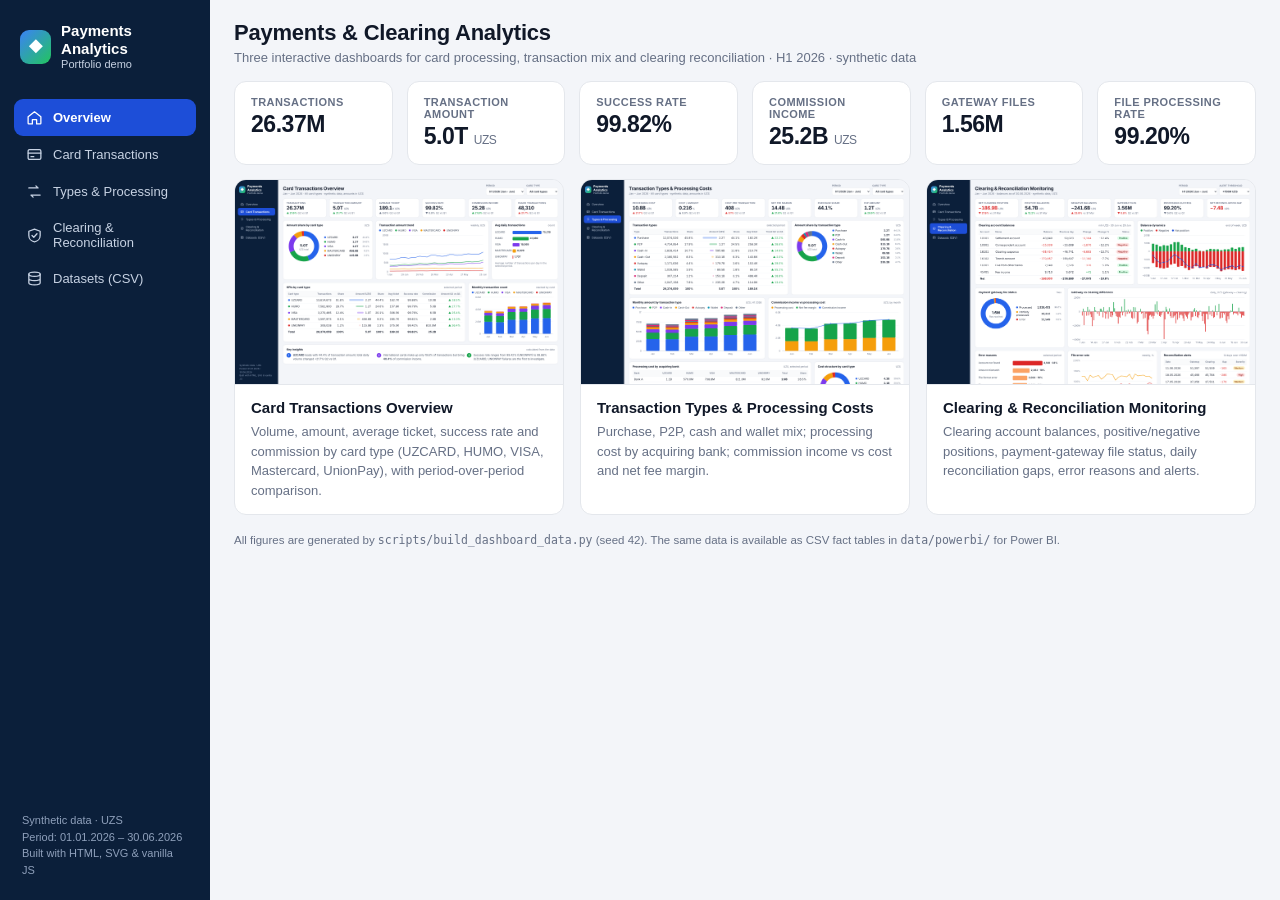
<file: index.html>
<!DOCTYPE html>
<html lang="en">
<head>
<meta charset="utf-8">
<title>Bank Clearing Dashboard</title>
<meta http-equiv="refresh" content="0; url=dashboards/index.html">
</head>
<body><a href="dashboards/index.html">Open the dashboards</a></body>
</html>
</file>
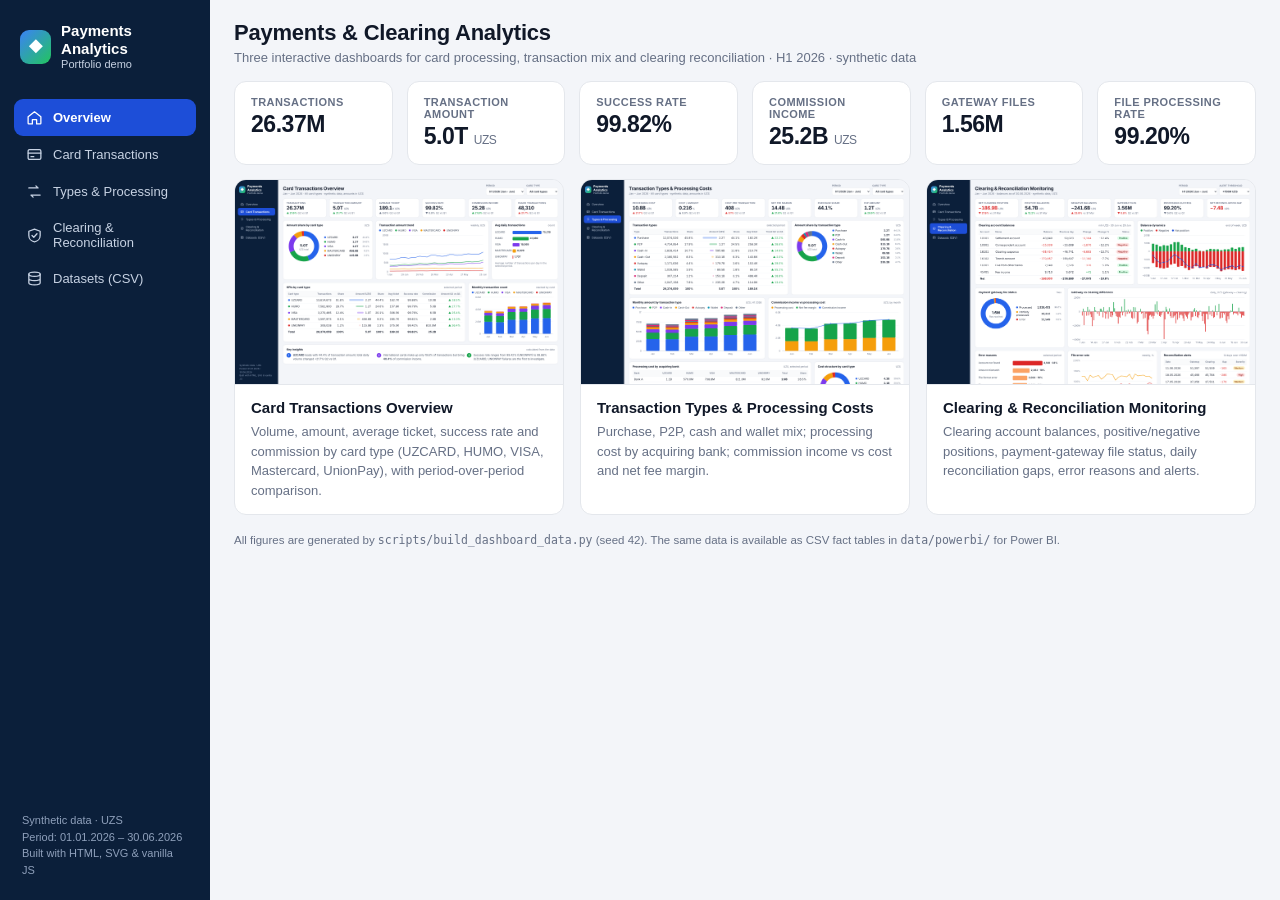
<file: dashboards/index.html>
<!DOCTYPE html>
<html lang="en">
<head>
<meta charset="utf-8">
<meta name="viewport" content="width=device-width, initial-scale=1">
<title>Payments Analytics · Portfolio</title>
<link rel="stylesheet" href="assets/style.css">
</head>
<body>
<div class="app">
<main>
  <div class="top">
    <div>
      <h1>Payments &amp; Clearing Analytics</h1>
      <div class="sub">Three interactive dashboards for card processing, transaction mix and clearing reconciliation · H1 2026 · synthetic data</div>
    </div>
  </div>

  <section class="grid kpis" id="kpis"></section>

  <section class="cards3">
    <a class="card-link" href="cards.html">
      <img src="../images/dashboard-cards.png" alt="Card transactions dashboard">
      <div><h3>Card Transactions Overview</h3>
      <p>Volume, amount, average ticket, success rate and commission by card type (UZCARD, HUMO, VISA, Mastercard, UnionPay), with period-over-period comparison.</p></div>
    </a>
    <a class="card-link" href="processing.html">
      <img src="../images/dashboard-processing.png" alt="Transaction types and processing dashboard">
      <div><h3>Transaction Types &amp; Processing Costs</h3>
      <p>Purchase, P2P, cash and wallet mix; processing cost by acquiring bank; commission income vs cost and net fee margin.</p></div>
    </a>
    <a class="card-link" href="reconciliation.html">
      <img src="../images/dashboard-reconciliation.png" alt="Clearing and reconciliation dashboard">
      <div><h3>Clearing &amp; Reconciliation Monitoring</h3>
      <p>Clearing account balances, positive/negative positions, payment-gateway file status, daily reconciliation gaps, error reasons and alerts.</p></div>
    </a>
  </section>

  <p class="note" style="margin-top:18px">All figures are generated by <code>scripts/build_dashboard_data.py</code> (seed 42). The same data is available as CSV fact tables in <code>data/powerbi/</code> for Power BI.</p>
</main>
</div>
<script src="assets/data.js"></script>
<script src="assets/app.js"></script>
<script>
App.layout("index.html");
const { D, short, nf, pct, sumTx } = App;
const t = sumTx(() => true);
let files = 0, ok = 0; D.gateway.forEach((g) => { files += g[0]; ok += g[1]; });
const card = (l, v, u = "") => `<div class="panel kpi"><div class="label">${l}</div><div class="value">${v}<span class="unit">${u}</span></div></div>`;
document.getElementById("kpis").innerHTML = [
  card("Transactions", short(t.count, 2)),
  card("Transaction amount", short(t.amount, 1), " UZS"),
  card("Success rate", pct((1 - t.failed / t.count) * 100, 2)),
  card("Commission income", short(t.commission, 1), " UZS"),
  card("Gateway files", short(files, 2)),
  card("File processing rate", pct((ok / files) * 100, 2)),
].join("");
</script>
</body>
</html>
</file>
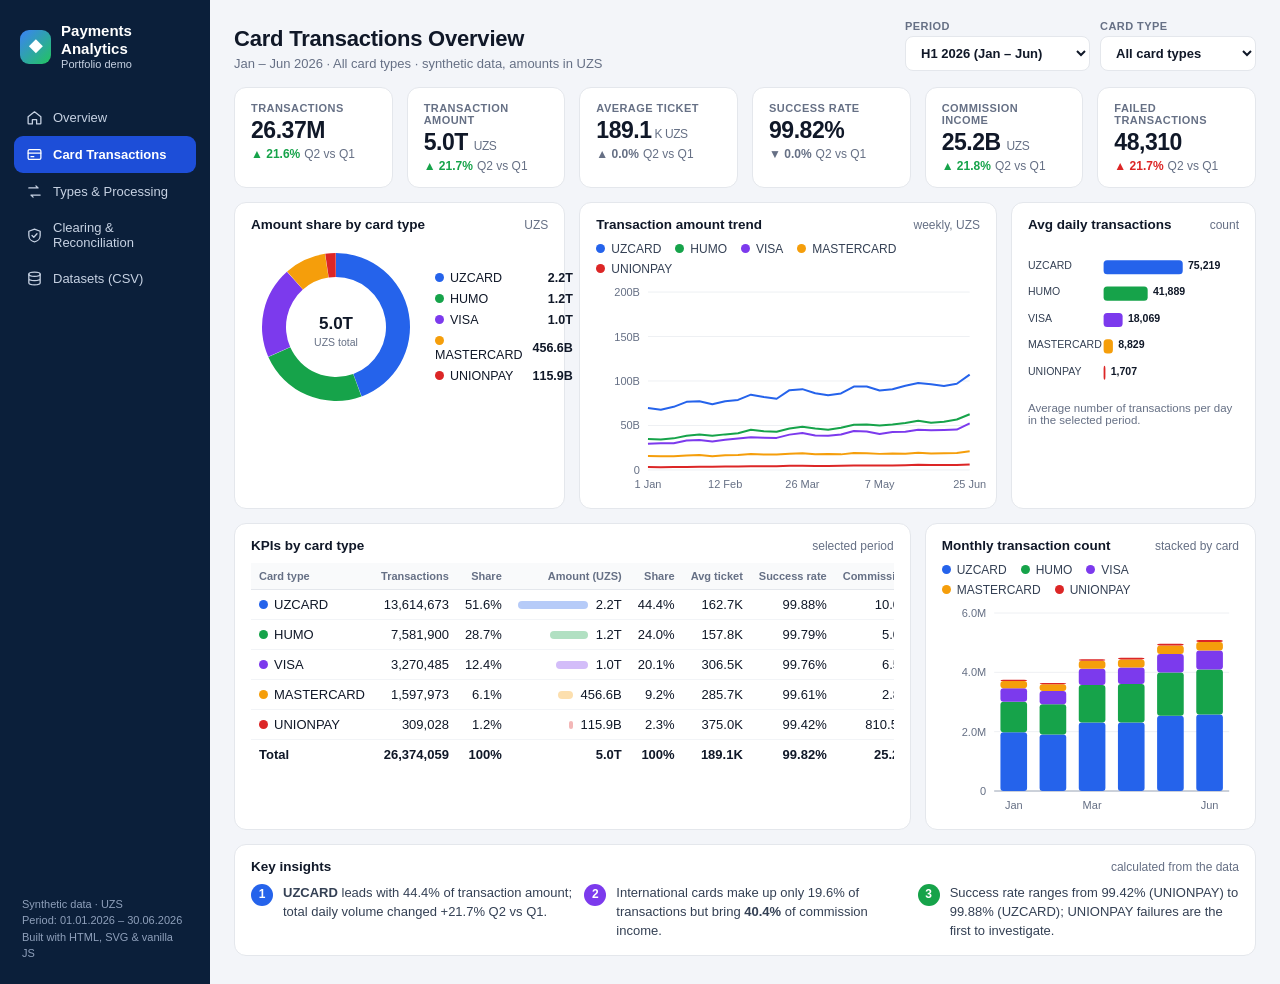
<file: dashboards/cards.html>
<!DOCTYPE html>
<html lang="en">
<head>
<meta charset="utf-8">
<meta name="viewport" content="width=device-width, initial-scale=1">
<title>Card Transactions · Payments Analytics</title>
<link rel="stylesheet" href="assets/style.css">
</head>
<body>
<div class="app">
<main>
  <div class="top">
    <div>
      <h1>Card Transactions Overview</h1>
      <div class="sub" id="sub"></div>
    </div>
    <div class="filters">
      <label>Period <select id="period"></select></label>
      <label>Card type <select id="card"></select></label>
    </div>
  </div>

  <section class="grid kpis" id="kpis"></section>

  <section class="grid row">
    <div class="panel c4">
      <h2>Amount share by card type <span>UZS</span></h2>
      <div class="donut-wrap"><div class="chart" id="donut"></div><div class="donut-list" id="donutList"></div></div>
    </div>
    <div class="panel c5">
      <h2>Transaction amount trend <span id="trendUnit"></span></h2>
      <div class="legend" id="trendLegend"></div>
      <div class="chart" id="trend"></div>
    </div>
    <div class="panel c3">
      <h2>Avg daily transactions <span>count</span></h2>
      <div class="chart" id="daily"></div>
      <div class="note">Average number of transactions per day in the selected period.</div>
    </div>
  </section>

  <section class="grid row">
    <div class="panel c8">
      <h2>KPIs by card type <span>selected period</span></h2>
      <div class="scroll"><table id="cardTable"></table></div>
    </div>
    <div class="panel c4">
      <h2>Monthly transaction count <span>stacked by card</span></h2>
      <div class="legend" id="monthLegend"></div>
      <div class="chart" id="monthly"></div>
    </div>
  </section>

  <section class="panel">
    <h2>Key insights <span>calculated from the data</span></h2>
    <div class="insights" id="insights"></div>
  </section>
</main>
</div>

<script src="assets/data.js"></script>
<script src="assets/app.js"></script>
<script>
const { D, COLORS, nf, short, uzs, pct, mlabel, periodRange, comparison, inRange, daysIn, delta, Charts, legend, sumTx, buckets } = App;
App.layout("cards.html");

const state = { period: "all", card: -1 };
App.periodSelect(document.getElementById("period"), (v) => { state.period = v; render(); });
const cardSel = document.getElementById("card");
cardSel.innerHTML = `<option value="-1">All card types</option>` + D.cards.map((c, i) => `<option value="${i}">${c}</option>`).join("");
cardSel.addEventListener("change", () => { state.card = +cardSel.value; render(); });

const cardOk = (r) => state.card < 0 || r[1] === state.card;

function kpi(label, value, unit, deltaHtml, cmpLabel) {
  return `<div class="panel kpi"><div class="label">${label}</div>
    <div class="value">${value}<span class="unit">${unit || ""}</span></div>
    <div class="delta">${deltaHtml || "&nbsp;"}${deltaHtml ? `<em>${cmpLabel}</em>` : ""}</div></div>`;
}

function render() {
  const range = periodRange(state.period);
  const cmp = comparison(state.period);
  const days = daysIn(range);
  const cur = sumTx((r) => inRange(r[0], range) && cardOk(r));
  const prev = cmp ? sumTx((r) => inRange(r[0], cmp.prev) && cardOk(r)) : null;
  const curC = cmp ? sumTx((r) => inRange(r[0], cmp.cur) && cardOk(r)) : null;
  const pd = cmp ? [daysIn(cmp.cur), daysIn(cmp.prev)] : null;
  const succ = (o) => (1 - o.failed / o.count) * 100;

  document.getElementById("sub").textContent =
    `${range.label} · ${state.card < 0 ? "All card types" : D.cards[state.card]} · synthetic data, amounts in UZS`;

  document.getElementById("kpis").innerHTML = [
    kpi("Transactions", short(cur.count, 2), "", cmp && delta(curC.count, prev.count, { perDay: pd }), cmp?.label),
    kpi("Transaction amount", short(cur.amount, 1), " UZS", cmp && delta(curC.amount, prev.amount, { perDay: pd }), cmp?.label),
    kpi("Average ticket", nf(cur.amount / cur.count / 1000, 1), "K UZS", cmp && delta(curC.amount / curC.count, prev.amount / prev.count), cmp?.label),
    kpi("Success rate", pct(succ(cur), 2), "", cmp && delta(succ(curC), succ(prev)), cmp?.label),
    kpi("Commission income", short(cur.commission, 1), " UZS", cmp && delta(curC.commission, prev.commission, { perDay: pd }), cmp?.label),
    kpi("Failed transactions", nf(cur.failed), "", cmp && delta(curC.failed, prev.failed, { invert: true, perDay: pd }), cmp?.label),
  ].join("");

  // per-card aggregates (always all cards for comparison visuals)
  const per = D.cards.map((c, i) => ({ card: c, i, ...sumTx((r) => r[1] === i && inRange(r[0], range)) }));
  const perPrev = cmp ? D.cards.map((c, i) => sumTx((r) => r[1] === i && inRange(r[0], cmp.prev))) : null;
  const totAmt = per.reduce((a, b) => a + b.amount, 0), totCnt = per.reduce((a, b) => a + b.count, 0);

  Charts.donut(document.getElementById("donut"), document.getElementById("donutList"),
    per.map((p) => ({ label: p.card, value: p.amount, color: COLORS[p.card] })),
    { center: short(totAmt, 1), centerSub: "UZS total", fmt: (v) => short(v, 1) });

  // trend
  const b = buckets(range);
  const shown = per.filter((p) => state.card < 0 || p.i === state.card);
  const series = shown.map((p) => ({
    name: p.card, color: COLORS[p.card],
    // weekly buckets are normalised to 7 days so a partial last week does not look like a drop
    values: b.list.map((bk) => sumTx((r) => r[1] === p.i && r[0] >= bk.from && r[0] <= bk.to).amount
      * (b.weekly ? 7 / (bk.to - bk.from + 1) : 1)),
  }));
  document.getElementById("trendUnit").textContent = b.weekly ? "weekly, UZS" : "daily, UZS";
  legend(document.getElementById("trendLegend"), series);
  Charts.lines(document.getElementById("trend"), b.list.map((x) => x.label), series, { fmt: (v) => short(v, 0), height: 210 });

  Charts.hbars(document.getElementById("daily"),
    per.map((p) => ({ label: p.card, value: p.count / days, color: COLORS[p.card] })), { fmt: (v) => nf(v) });

  // table
  const maxAmt = Math.max(...per.map((p) => p.amount));
  document.getElementById("cardTable").innerHTML = `
    <thead><tr><th>Card type</th><th>Transactions</th><th>Share</th><th>Amount (UZS)</th><th>Share</th>
      <th>Avg ticket</th><th>Success rate</th><th>Commission</th>${cmp ? `<th>Amount ${cmp.label}</th>` : ""}</tr></thead>
    <tbody>${per.map((p, k) => `<tr>
      <td><i class="swatch" style="background:${COLORS[p.card]}"></i>${p.card}</td>
      <td>${nf(p.count)}</td><td>${pct((p.count / totCnt) * 100)}</td>
      <td><div class="bar-cell"><span style="width:${(p.amount / maxAmt) * 70}px;background:${COLORS[p.card]}55"></span>${short(p.amount, 1)}</div></td>
      <td>${pct((p.amount / totAmt) * 100)}</td>
      <td>${nf(p.amount / p.count / 1000, 1)}K</td>
      <td>${pct(succ(p), 2)}</td><td>${short(p.commission, 1)}</td>
      ${cmp ? `<td>${delta(sumTx((r) => r[1] === p.i && inRange(r[0], cmp.cur)).amount, perPrev[k].amount, { perDay: pd })}</td>` : ""}
    </tr>`).join("")}</tbody>
    <tfoot><tr><td>Total</td><td>${nf(totCnt)}</td><td>100%</td><td>${short(totAmt, 1)}</td><td>100%</td>
      <td>${nf(totAmt / totCnt / 1000, 1)}K</td>
      <td>${pct((1 - per.reduce((a, b) => a + b.failed, 0) / totCnt) * 100, 2)}</td>
      <td>${short(per.reduce((a, b) => a + b.commission, 0), 1)}</td>${cmp ? "<td></td>" : ""}</tr></tfoot>`;

  // monthly stacked (whole half-year, highlights trend regardless of period)
  const monthIdx = D.months.map((m) => periodRange(m));
  const mseries = D.cards.map((c, i) => ({
    name: c, color: COLORS[c], values: monthIdx.map((r) => sumTx((x) => x[1] === i && inRange(x[0], r)).count),
  })).filter((s, i) => state.card < 0 || i === state.card);
  legend(document.getElementById("monthLegend"), mseries);
  Charts.bars(document.getElementById("monthly"), D.months.map(mlabel), mseries, { height: 210, fmt: (v) => short(v, 1) });

  // insights
  const lead = [...per].sort((a, b) => b.amount - a.amount)[0];
  const best = [...per].sort((a, b) => succ(b) - succ(a))[0];
  const worst = [...per].sort((a, b) => succ(a) - succ(b))[0];
  const growth = cmp ? ((curC.amount / pd[0]) / (prev.amount / pd[1]) - 1) * 100 : null;
  const premium = per.filter((p) => ["VISA", "MASTERCARD", "UNIONPAY"].includes(p.card));
  const premShareCnt = premium.reduce((a, b) => a + b.count, 0) / totCnt * 100;
  const premShareComm = premium.reduce((a, b) => a + b.commission, 0) / per.reduce((a, b) => a + b.commission, 0) * 100;
  const items = [
    ["#2563eb", "1", `<b>${lead.card}</b> leads with ${pct((lead.amount / totAmt) * 100)} of transaction amount${growth != null ? `; total daily volume changed ${growth >= 0 ? "+" : ""}${nf(growth, 1)}% ${cmp.label}` : ""}.`],
    ["#7c3aed", "2", `International cards make up only ${pct(premShareCnt)} of transactions but bring <b>${pct(premShareComm)}</b> of commission income.`],
    ["#16a34a", "3", `Success rate ranges from ${pct(succ(worst), 2)} (${worst.card}) to ${pct(succ(best), 2)} (${best.card}); ${worst.card} failures are the first to investigate.`],
  ];
  document.getElementById("insights").innerHTML = items.map(([c, n, t]) =>
    `<div class="insight"><span class="dot" style="background:${c}">${n}</span><div>${t}</div></div>`).join("");
}
render();
App.rerenderOnResize(render);
</script>
</body>
</html>
</file>
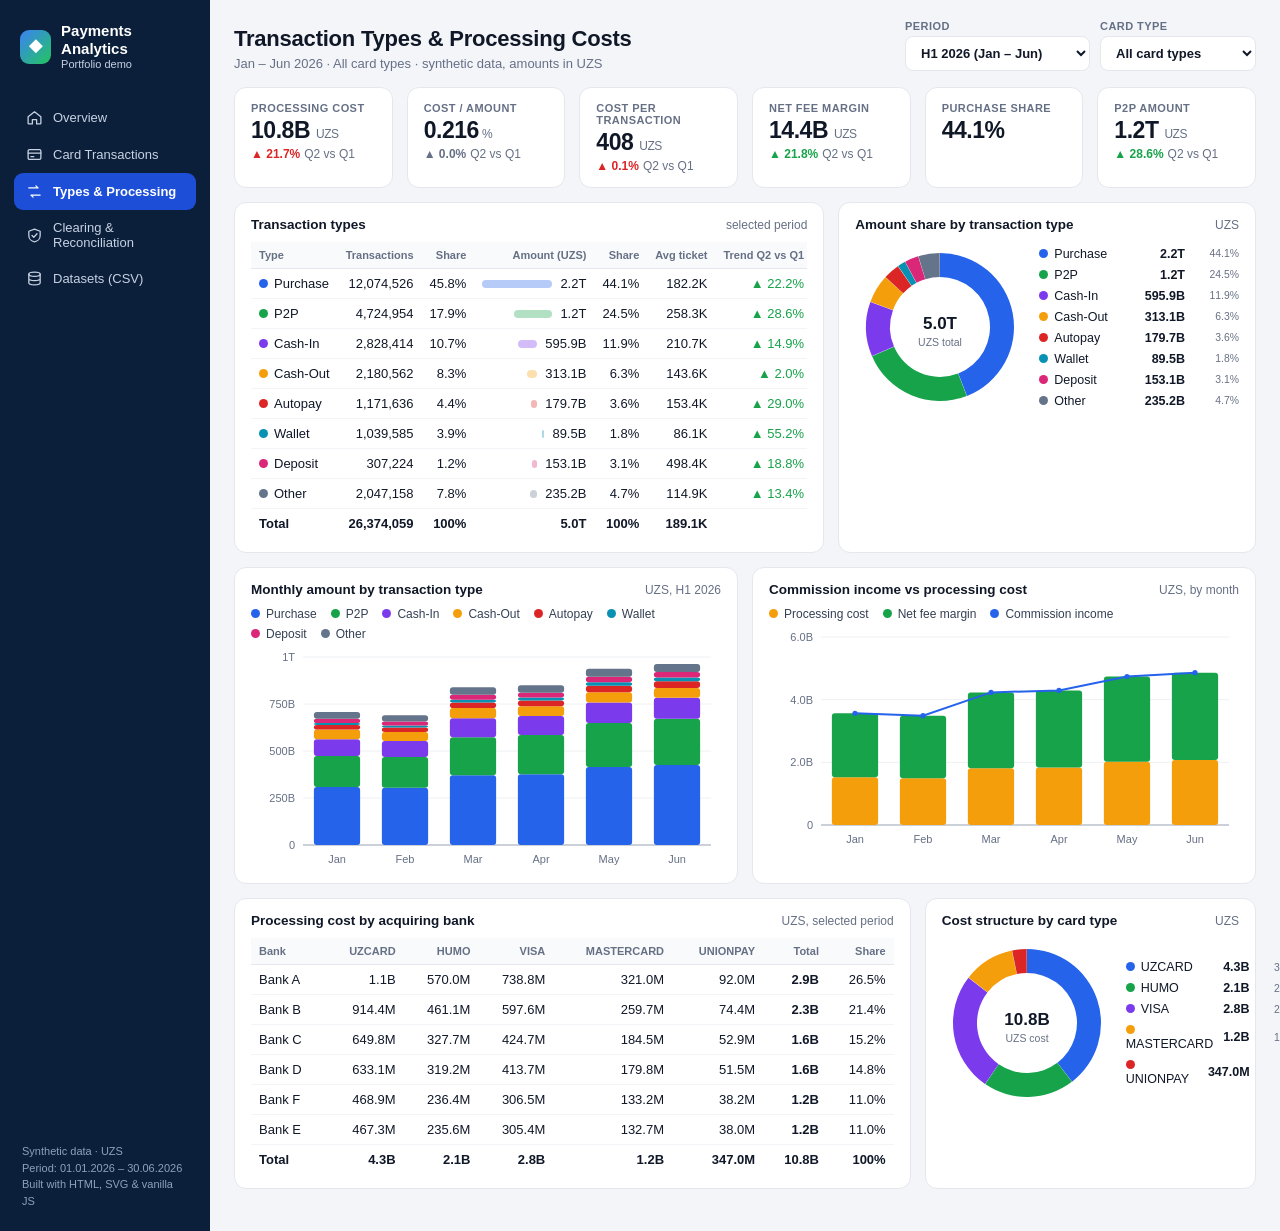
<file: dashboards/processing.html>
<!DOCTYPE html>
<html lang="en">
<head>
<meta charset="utf-8">
<meta name="viewport" content="width=device-width, initial-scale=1">
<title>Transaction Types &amp; Processing · Payments Analytics</title>
<link rel="stylesheet" href="assets/style.css">
</head>
<body>
<div class="app">
<main>
  <div class="top">
    <div>
      <h1>Transaction Types &amp; Processing Costs</h1>
      <div class="sub" id="sub"></div>
    </div>
    <div class="filters">
      <label>Period <select id="period"></select></label>
      <label>Card type <select id="card"></select></label>
    </div>
  </div>

  <section class="grid kpis" id="kpis"></section>

  <section class="grid row">
    <div class="panel c7">
      <h2>Transaction types <span>selected period</span></h2>
      <div class="scroll"><table id="typeTable"></table></div>
    </div>
    <div class="panel c5">
      <h2>Amount share by transaction type <span>UZS</span></h2>
      <div class="donut-wrap"><div class="chart" id="typeDonut"></div><div class="donut-list" id="typeList"></div></div>
    </div>
  </section>

  <section class="grid row">
    <div class="panel c6">
      <h2>Monthly amount by transaction type <span>UZS, H1 2026</span></h2>
      <div class="legend" id="typeLegend"></div>
      <div class="chart" id="typeMonthly"></div>
    </div>
    <div class="panel c6">
      <h2>Commission income vs processing cost <span>UZS, by month</span></h2>
      <div class="legend" id="pnlLegend"></div>
      <div class="chart" id="pnl"></div>
    </div>
  </section>

  <section class="grid row">
    <div class="panel c8">
      <h2>Processing cost by acquiring bank <span>UZS, selected period</span></h2>
      <div class="scroll"><table id="bankTable"></table></div>
    </div>
    <div class="panel c4">
      <h2>Cost structure by card type <span>UZS</span></h2>
      <div class="donut-wrap"><div class="chart" id="costDonut"></div><div class="donut-list" id="costList"></div></div>
    </div>
  </section>
</main>
</div>

<script src="assets/data.js"></script>
<script src="assets/app.js"></script>
<script>
const { D, COLORS, PALETTE, nf, short, pct, mlabel, periodRange, comparison, inRange, daysIn, delta, Charts, legend, sumTx } = App;
App.layout("processing.html");

const state = { period: "all", card: -1 };
App.periodSelect(document.getElementById("period"), (v) => { state.period = v; render(); });
const cardSel = document.getElementById("card");
cardSel.innerHTML = `<option value="-1">All card types</option>` + D.cards.map((c, i) => `<option value="${i}">${c}</option>`).join("");
cardSel.addEventListener("change", () => { state.card = +cardSel.value; render(); });

const TYPE_COLORS = Object.fromEntries(D.types.map((t, i) => [t, PALETTE[i]]));
const label = (t) => t.replace("_", "-").replace(/\B\w+/g, (s) => s.toLowerCase()).replace("P2p", "P2P");
const cardOk = (c) => state.card < 0 || c === state.card;

// months covered by a date range (cost data is monthly)
const monthsOf = (r) => D.months.map((m, i) => [m, i]).filter(([m]) => {
  const pr = periodRange(m); return pr.from <= r.to && pr.to >= r.from; }).map(([, i]) => i);
function costSum(monthIdx, pred = () => true) {
  let s = 0;
  for (const r of D.cost) if (monthIdx.includes(r[0]) && cardOk(r[2]) && pred(r)) s += r[3];
  return s;
}

function kpi(label, value, unit, deltaHtml, cmpLabel) {
  return `<div class="panel kpi"><div class="label">${label}</div>
    <div class="value">${value}<span class="unit">${unit || ""}</span></div>
    <div class="delta">${deltaHtml || "&nbsp;"}${deltaHtml ? `<em>${cmpLabel}</em>` : ""}</div></div>`;
}

function render() {
  const range = periodRange(state.period);
  const cmp = comparison(state.period);
  const pd = cmp ? [daysIn(cmp.cur), daysIn(cmp.prev)] : null;
  const months = monthsOf(range);

  document.getElementById("sub").textContent =
    `${range.label} · ${state.card < 0 ? "All card types" : D.cards[state.card]} · synthetic data, amounts in UZS`;

  const tot = sumTx((r) => inRange(r[0], range) && cardOk(r[1]));
  const cost = costSum(months);
  const types = D.types.map((t, i) => ({ t, i, ...sumTx((r) => r[2] === i && inRange(r[0], range) && cardOk(r[1])) }));
  const byType = (name) => types.find((x) => x.t === name);

  let k = { curCost: null, prevCost: null, cur: null, prev: null };
  if (cmp) {
    k.cur = sumTx((r) => inRange(r[0], cmp.cur) && cardOk(r[1]));
    k.prev = sumTx((r) => inRange(r[0], cmp.prev) && cardOk(r[1]));
    k.curCost = costSum(monthsOf(cmp.cur)); k.prevCost = costSum(monthsOf(cmp.prev));
  }
  const margin = tot.commission - cost;
  document.getElementById("kpis").innerHTML = [
    kpi("Processing cost", short(cost, 1), " UZS", cmp && delta(k.curCost, k.prevCost, { invert: true, perDay: pd }), cmp?.label),
    kpi("Cost / amount", nf((cost / tot.amount) * 100, 3), "%", cmp && delta(k.curCost / k.cur.amount, k.prevCost / k.prev.amount, { invert: true }), cmp?.label),
    kpi("Cost per transaction", nf(cost / tot.count, 0), " UZS", cmp && delta(k.curCost / k.cur.count, k.prevCost / k.prev.count, { invert: true }), cmp?.label),
    kpi("Net fee margin", short(margin, 1), " UZS", cmp && delta(k.cur.commission - k.curCost, k.prev.commission - k.prevCost, { perDay: pd }), cmp?.label),
    kpi("Purchase share", pct((byType("PURCHASE").amount / tot.amount) * 100), "", "", ""),
    kpi("P2P amount", short(byType("P2P").amount, 1), " UZS", cmp && delta(
      sumTx((r) => r[2] === 1 && inRange(r[0], cmp.cur) && cardOk(r[1])).amount,
      sumTx((r) => r[2] === 1 && inRange(r[0], cmp.prev) && cardOk(r[1])).amount, { perDay: pd }), cmp?.label),
  ].join("");

  // type table with trend vs comparison period
  const maxAmt = Math.max(...types.map((x) => x.amount));
  document.getElementById("typeTable").innerHTML = `
    <thead><tr><th>Type</th><th>Transactions</th><th>Share</th><th>Amount (UZS)</th><th>Share</th><th>Avg ticket</th>
      ${cmp ? `<th>Trend ${cmp.label}</th>` : ""}</tr></thead>
    <tbody>${types.map((x) => `<tr>
      <td><i class="swatch" style="background:${TYPE_COLORS[x.t]}"></i>${label(x.t)}</td>
      <td>${nf(x.count)}</td><td>${pct((x.count / tot.count) * 100)}</td>
      <td><div class="bar-cell"><span style="width:${(x.amount / maxAmt) * 70}px;background:${TYPE_COLORS[x.t]}55"></span>${short(x.amount, 1)}</div></td>
      <td>${pct((x.amount / tot.amount) * 100)}</td><td>${nf(x.amount / x.count / 1000, 1)}K</td>
      ${cmp ? `<td>${delta(sumTx((r) => r[2] === x.i && inRange(r[0], cmp.cur) && cardOk(r[1])).amount,
        sumTx((r) => r[2] === x.i && inRange(r[0], cmp.prev) && cardOk(r[1])).amount, { perDay: pd })}</td>` : ""}
    </tr>`).join("")}</tbody>
    <tfoot><tr><td>Total</td><td>${nf(tot.count)}</td><td>100%</td><td>${short(tot.amount, 1)}</td><td>100%</td>
      <td>${nf(tot.amount / tot.count / 1000, 1)}K</td>${cmp ? "<td></td>" : ""}</tr></tfoot>`;

  Charts.donut(document.getElementById("typeDonut"), document.getElementById("typeList"),
    types.map((x) => ({ label: label(x.t), value: x.amount, color: TYPE_COLORS[x.t] })),
    { center: short(tot.amount, 1), centerSub: "UZS total", fmt: (v) => short(v, 1) });

  // monthly stacked amount by type
  const mr = D.months.map((m) => periodRange(m));
  const tseries = types.map((x) => ({
    name: label(x.t), color: TYPE_COLORS[x.t],
    values: mr.map((r) => sumTx((q) => q[2] === x.i && inRange(q[0], r) && cardOk(q[1])).amount),
  }));
  legend(document.getElementById("typeLegend"), tseries);
  Charts.bars(document.getElementById("typeMonthly"), D.months.map(mlabel), tseries, { height: 220, fmt: (v) => short(v, 0) });

  // commission vs cost per month
  const comm = mr.map((r) => sumTx((q) => inRange(q[0], r) && cardOk(q[1])).commission);
  const mcost = D.months.map((_, i) => costSum([i]));
  const pnlSeries = [{ name: "Processing cost", color: "#f59e0b", values: mcost },
    { name: "Net fee margin", color: "#16a34a", values: comm.map((c, i) => c - mcost[i]) }];
  const line = { name: "Commission income", color: "#2563eb", values: comm };
  legend(document.getElementById("pnlLegend"), [...pnlSeries, line]);
  Charts.bars(document.getElementById("pnl"), D.months.map(mlabel), pnlSeries, { height: 220, fmt: (v) => short(v, 1), line });

  // bank × card cost table
  const shownCards = D.cards.map((c, i) => i).filter((i) => cardOk(i));
  const bankRows = D.banks.map((b, bi) => {
    const cells = shownCards.map((ci) => costSum(months, (r) => r[1] === bi && r[2] === ci));
    return { b, cells, total: cells.reduce((a, c) => a + c, 0) };
  }).sort((a, b) => b.total - a.total);
  const colTot = shownCards.map((_, j) => bankRows.reduce((a, r) => a + r.cells[j], 0));
  document.getElementById("bankTable").innerHTML = `
    <thead><tr><th>Bank</th>${shownCards.map((ci) => `<th>${D.cards[ci]}</th>`).join("")}<th>Total</th><th>Share</th></tr></thead>
    <tbody>${bankRows.map((r) => `<tr><td>${r.b}</td>${r.cells.map((c) => `<td>${short(c, 1)}</td>`).join("")}
      <td><b>${short(r.total, 1)}</b></td><td>${pct((r.total / cost) * 100)}</td></tr>`).join("")}</tbody>
    <tfoot><tr><td>Total</td>${colTot.map((c) => `<td>${short(c, 1)}</td>`).join("")}<td>${short(cost, 1)}</td><td>100%</td></tr></tfoot>`;

  Charts.donut(document.getElementById("costDonut"), document.getElementById("costList"),
    shownCards.map((ci, j) => ({ label: D.cards[ci], value: colTot[j], color: COLORS[D.cards[ci]] })),
    { center: short(cost, 1), centerSub: "UZS cost", fmt: (v) => short(v, 1) });
}
render();
App.rerenderOnResize(render);
</script>
</body>
</html>
</file>
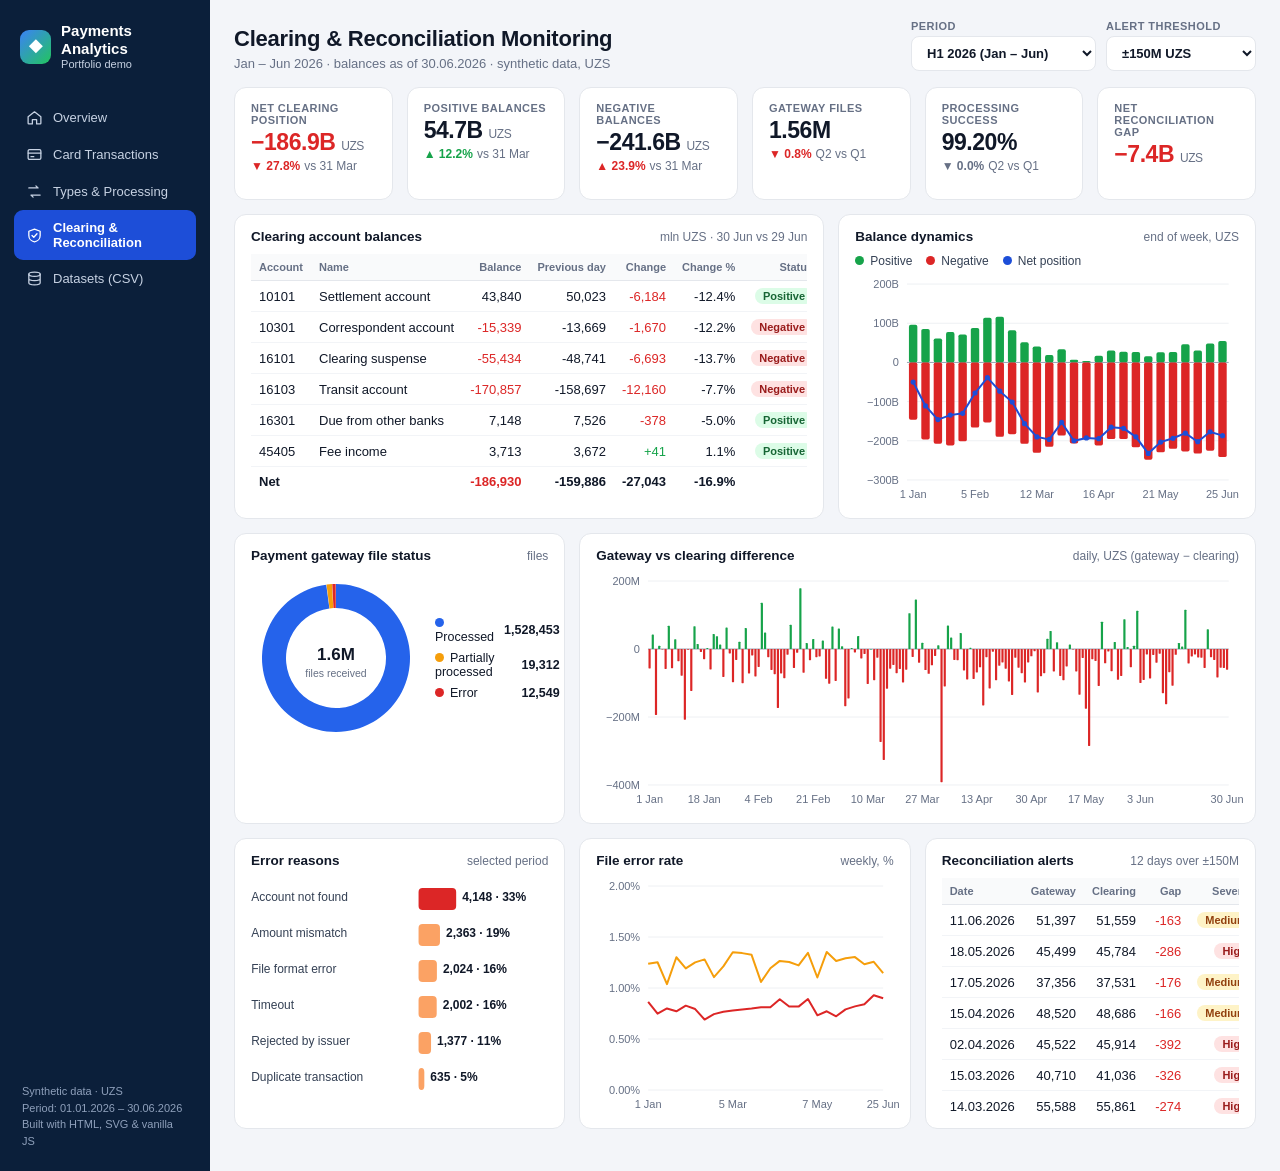
<file: dashboards/reconciliation.html>
<!DOCTYPE html>
<html lang="en">
<head>
<meta charset="utf-8">
<meta name="viewport" content="width=device-width, initial-scale=1">
<title>Clearing &amp; Reconciliation · Payments Analytics</title>
<link rel="stylesheet" href="assets/style.css">
</head>
<body>
<div class="app">
<main>
  <div class="top">
    <div>
      <h1>Clearing &amp; Reconciliation Monitoring</h1>
      <div class="sub" id="sub"></div>
    </div>
    <div class="filters">
      <label>Period <select id="period"></select></label>
      <label>Alert threshold <select id="threshold">
        <option value="100">±100M UZS</option><option value="150" selected>±150M UZS</option><option value="250">±250M UZS</option>
      </select></label>
    </div>
  </div>

  <section class="grid kpis" id="kpis"></section>

  <section class="grid row">
    <div class="panel c7">
      <h2>Clearing account balances <span id="balDate"></span></h2>
      <div class="scroll"><table id="balTable"></table></div>
    </div>
    <div class="panel c5">
      <h2>Balance dynamics <span id="balUnit"></span></h2>
      <div class="legend" id="balLegend"></div>
      <div class="chart" id="balChart"></div>
    </div>
  </section>

  <section class="grid row">
    <div class="panel c4">
      <h2>Payment gateway file status <span>files</span></h2>
      <div class="donut-wrap"><div class="chart" id="gwDonut"></div><div class="donut-list" id="gwList"></div></div>
    </div>
    <div class="panel c8">
      <h2>Gateway vs clearing difference <span>daily, UZS (gateway − clearing)</span></h2>
      <div class="chart" id="diffChart"></div>
    </div>
  </section>

  <section class="grid row">
    <div class="panel c4">
      <h2>Error reasons <span>selected period</span></h2>
      <div class="chart" id="errChart"></div>
    </div>
    <div class="panel c4">
      <h2>File error rate <span id="errUnit"></span></h2>
      <div class="chart" id="errRate"></div>
    </div>
    <div class="panel c4">
      <h2>Reconciliation alerts <span id="alertCount"></span></h2>
      <div class="scroll" style="max-height:236px;overflow-y:auto"><table id="alerts"></table></div>
    </div>
  </section>
</main>
</div>

<script src="assets/data.js"></script>
<script src="assets/app.js"></script>
<script>
const { D, PALETTE, nf, short, pct, dlabel, periodRange, comparison, inRange, daysIn, delta, Charts, legend, buckets } = App;
App.layout("reconciliation.html");

const state = { period: "all", threshold: 150 };
App.periodSelect(document.getElementById("period"), (v) => { state.period = v; render(); });
document.getElementById("threshold").addEventListener("change", (e) => { state.threshold = +e.target.value; render(); });

const MLN = 1e6;                      // balances and gateway amounts are stored in mln UZS
const G = { files: 0, processed: 1, partial: 2, errors: 3, gw: 4, cl: 5 };
const sumG = (r, col) => { let s = 0; for (let i = r.from; i <= r.to; i++) s += D.gateway[i][col]; return s; };
const netAt = (i) => D.balances.reduce((a, acc) => a + acc[i], 0);
const sumAt = (i, sign) => D.balances.reduce((a, acc) => a + (Math.sign(acc[i]) === sign ? acc[i] : 0), 0);
const diffAt = (i) => D.gateway[i][G.gw] - D.gateway[i][G.cl];

function kpi(label, value, unit, deltaHtml, cmpLabel, cls = "") {
  return `<div class="panel kpi"><div class="label">${label}</div>
    <div class="value ${cls}">${value}<span class="unit">${unit || ""}</span></div>
    <div class="delta">${deltaHtml || "&nbsp;"}${deltaHtml ? `<em>${cmpLabel}</em>` : ""}</div></div>`;
}

function render() {
  const range = periodRange(state.period);
  const cmp = comparison(state.period);
  const pd = cmp ? [daysIn(cmp.cur), daysIn(cmp.prev)] : null;
  const last = range.to;
  document.getElementById("sub").textContent = `${range.label} · balances as of ${D.dates[last].split("-").reverse().join(".")} · synthetic data, UZS`;

  const files = sumG(range, G.files), processed = sumG(range, G.processed), errors = sumG(range, G.errors), partial = sumG(range, G.partial);
  let netDiff = 0; for (let i = range.from; i <= range.to; i++) netDiff += diffAt(i);
  const okRate = (r) => (sumG(r, G.processed) / sumG(r, G.files)) * 100;
  const cmpNet = cmp ? netAt(cmp.prev.to) : null;

  document.getElementById("kpis").innerHTML = [
    kpi("Net clearing position", (netAt(last) >= 0 ? "" : "−") + short(Math.abs(netAt(last)) * MLN, 1), " UZS",
      cmp && delta(netAt(last), cmpNet), cmp ? "vs " + dlabel(D.dates[cmp.prev.to]) : "", netAt(last) < 0 ? "down" : "up"),
    kpi("Positive balances", short(sumAt(last, 1) * MLN, 1), " UZS", cmp && delta(sumAt(last, 1), sumAt(cmp.prev.to, 1)), cmp ? "vs " + dlabel(D.dates[cmp.prev.to]) : ""),
    kpi("Negative balances", "−" + short(Math.abs(sumAt(last, -1)) * MLN, 1), " UZS",
      cmp && delta(Math.abs(sumAt(last, -1)), Math.abs(sumAt(cmp.prev.to, -1)), { invert: true }), cmp ? "vs " + dlabel(D.dates[cmp.prev.to]) : ""),
    kpi("Gateway files", short(files, 2), "", cmp && delta(sumG(cmp.cur, G.files), sumG(cmp.prev, G.files), { perDay: pd }), cmp?.label),
    kpi("Processing success", pct((processed / files) * 100, 2), "", cmp && delta(okRate(cmp.cur), okRate(cmp.prev)), cmp?.label),
    kpi("Net reconciliation gap", (netDiff >= 0 ? "+" : "−") + short(Math.abs(netDiff) * MLN, 1), " UZS", "", "", netDiff < 0 ? "down" : ""),
  ].join("");

  // balances table: last day vs previous day
  const prevDay = Math.max(last - 1, 0);
  document.getElementById("balDate").textContent = `mln UZS · ${dlabel(D.dates[last])} vs ${dlabel(D.dates[prevDay])}`;
  const rows = D.accounts.map((a, i) => {
    const cur = D.balances[i][last], prev = D.balances[i][prevDay], ch = cur - prev;
    return `<tr><td>${a.split(" ")[0]}</td><td style="text-align:left">${a.split(" ").slice(1).join(" ")}</td>
      <td class="${cur < 0 ? "down" : ""}">${nf(cur)}</td><td>${nf(prev)}</td>
      <td class="${ch < 0 ? "down" : "up"}">${ch >= 0 ? "+" : ""}${nf(ch)}</td>
      <td>${prev ? pct((ch / Math.abs(prev)) * 100) : "–"}</td>
      <td><span class="badge ${cur >= 0 ? "pos" : "neg"}">${cur >= 0 ? "Positive" : "Negative"}</span></td></tr>`;
  });
  const tCur = netAt(last), tPrev = netAt(prevDay);
  document.getElementById("balTable").innerHTML = `
    <thead><tr><th>Account</th><th style="text-align:left">Name</th><th>Balance</th><th>Previous day</th><th>Change</th><th>Change %</th><th style="text-align:right">Status</th></tr></thead>
    <tbody>${rows.join("")}</tbody>
    <tfoot><tr><td>Net</td><td></td><td class="${tCur < 0 ? "down" : ""}">${nf(tCur)}</td><td>${nf(tPrev)}</td>
      <td>${tCur - tPrev >= 0 ? "+" : ""}${nf(tCur - tPrev)}</td><td>${pct(((tCur - tPrev) / Math.abs(tPrev)) * 100)}</td><td></td></tr></tfoot>`;

  // balance dynamics: end-of-bucket snapshot
  const b = buckets(range);
  const ends = b.list.map((x) => x.to);
  const pos = ends.map((i) => sumAt(i, 1) * MLN), neg = ends.map((i) => sumAt(i, -1) * MLN);
  const balSeries = [{ name: "Positive", color: "#16a34a", values: pos }, { name: "Negative", color: "#dc2626", values: neg }];
  const net = { name: "Net position", color: "#1d4ed8", values: ends.map((i) => netAt(i) * MLN) };
  document.getElementById("balUnit").textContent = b.weekly ? "end of week, UZS" : "end of day, UZS";
  legend(document.getElementById("balLegend"), [...balSeries, net]);
  Charts.bars(document.getElementById("balChart"), b.list.map((x) => x.label), balSeries, { height: 228, fmt: (v) => short(v, 0), line: net });

  // gateway status donut
  Charts.donut(document.getElementById("gwDonut"), document.getElementById("gwList"), [
    { label: "Processed", value: processed - partial, color: "#2563eb" },
    { label: "Partially processed", value: partial, color: "#f59e0b" },
    { label: "Error", value: errors, color: "#dc2626" },
  ], { center: short(files, 1), centerSub: "files received", fmt: (v) => nf(v) });

  // daily difference
  const idx = []; for (let i = range.from; i <= range.to; i++) idx.push(i);
  Charts.bars(document.getElementById("diffChart"), idx.map((i) => dlabel(D.dates[i])),
    [{ name: "Difference", color: "#16a34a", values: idx.map((i) => diffAt(i) * MLN) }],
    { height: 236, fmt: (v) => short(v, 0), colorBySign: true });

  // error reasons
  const reasons = D.reasons.map((r, k) => {
    let s = 0; for (let i = range.from; i <= range.to; i++) s += D.errors[k][i];
    return { label: r, value: s };
  }).sort((a, b) => b.value - a.value);
  const errTot = reasons.reduce((a, r) => a + r.value, 0);
  Charts.hbars(document.getElementById("errChart"), reasons.map((r, k) => ({ ...r, label: r.label, color: k === 0 ? "#dc2626" : "#f97316aa" })),
    { fmt: (v) => `${nf(v)} · ${pct((v / errTot) * 100, 0)}`, rowH: 36, valueWidth: 92 });

  // error rate trend
  document.getElementById("errUnit").textContent = b.weekly ? "weekly, %" : "daily, %";
  Charts.lines(document.getElementById("errRate"), b.list.map((x) => x.label),
    [{ name: "Error rate", color: "#dc2626", values: b.list.map((x) => (sumG(x, G.errors) / sumG(x, G.files)) * 100) },
     { name: "Partial rate", color: "#f59e0b", values: b.list.map((x) => (sumG(x, G.partial) / sumG(x, G.files)) * 100) }],
    { height: 236, fmt: (v) => nf(v, 2) + "%" });

  // alerts
  const alerts = idx.filter((i) => Math.abs(diffAt(i)) >= state.threshold).reverse();
  document.getElementById("alertCount").textContent = `${alerts.length} day${alerts.length === 1 ? "" : "s"} over ±${state.threshold}M`;
  document.getElementById("alerts").innerHTML = alerts.length ? `
    <thead><tr><th>Date</th><th>Gateway</th><th>Clearing</th><th>Gap</th><th>Severity</th></tr></thead>
    <tbody>${alerts.map((i) => { const g = diffAt(i); const sev = Math.abs(g) >= 250;
      return `<tr><td>${D.dates[i].split("-").reverse().join(".")}</td><td>${nf(D.gateway[i][G.gw])}</td><td>${nf(D.gateway[i][G.cl])}</td>
      <td class="${g < 0 ? "down" : "up"}">${g >= 0 ? "+" : ""}${nf(g)}</td>
      <td><span class="badge ${sev ? "neg" : "warn"}">${sev ? "High" : "Medium"}</span></td></tr>`; }).join("")}</tbody>`
    : `<tbody><tr><td>No differences above the threshold in this period.</td></tr></tbody>`;
}
render();
App.rerenderOnResize(render);
</script>
</body>
</html>
</file>
<file: dashboards/assets/style.css>
:root {
  --bg: #f3f5f9;
  --panel: #ffffff;
  --ink: #101828;
  --muted: #667085;
  --line: #e4e7ec;
  --side: #0b1f3a;
  --side-ink: #c7d2e3;
  --accent: #2563eb;
  --pos: #16a34a;
  --neg: #dc2626;
  --warn: #d97706;
  --radius: 12px;
  font-family: "Inter", "Segoe UI", Roboto, Helvetica, Arial, sans-serif;
}
* { box-sizing: border-box; }
body { margin: 0; background: var(--bg); color: var(--ink); font-size: 13px; }
.app { display: grid; grid-template-columns: 210px 1fr; min-height: 100vh; }

/* sidebar */
.side { background: var(--side); color: var(--side-ink); padding: 22px 14px; display: flex; flex-direction: column; gap: 6px; }
.brand { display: flex; align-items: center; gap: 10px; color: #fff; font-weight: 700; font-size: 15px; margin: 0 6px 22px; line-height: 1.2; }
.brand-mark { width: 34px; height: 34px; border-radius: 9px; background: linear-gradient(135deg, #3b82f6, #22c55e); display: grid; place-items: center; font-size: 17px; }
.brand small { display: block; color: var(--side-ink); font-weight: 400; font-size: 11px; }
.nav a { display: flex; align-items: center; gap: 10px; padding: 10px 12px; border-radius: 9px; color: var(--side-ink); text-decoration: none; font-size: 13px; }
.nav a:hover { background: rgba(255, 255, 255, .06); }
.nav a.active { background: #1d4ed8; color: #fff; font-weight: 600; }
.nav svg { width: 17px; height: 17px; flex: none; }
.side-foot { margin-top: auto; font-size: 11px; line-height: 1.5; padding: 0 8px; color: #8fa0bb; }

/* main */
main { padding: 20px 24px 28px; min-width: 0; }
.top { display: flex; align-items: flex-end; justify-content: space-between; gap: 16px; flex-wrap: wrap; margin-bottom: 16px; }
h1 { margin: 0; font-size: 22px; letter-spacing: -.01em; }
.sub { color: var(--muted); margin-top: 4px; }
.filters { display: flex; gap: 10px; flex-wrap: wrap; }
.filters label { display: flex; flex-direction: column; gap: 4px; font-size: 11px; color: var(--muted); font-weight: 600; text-transform: uppercase; letter-spacing: .04em; }
select { font: inherit; font-size: 13px; padding: 8px 30px 8px 11px; border: 1px solid var(--line); border-radius: 8px; background: #fff; color: var(--ink); min-width: 150px; }

.grid { display: grid; gap: 14px; }
.kpis { grid-template-columns: repeat(6, minmax(0, 1fr)); margin-bottom: 14px; }
.row { grid-template-columns: repeat(12, minmax(0, 1fr)); margin-bottom: 14px; }
.c3 { grid-column: span 3; } .c4 { grid-column: span 4; } .c5 { grid-column: span 5; }
.c6 { grid-column: span 6; } .c7 { grid-column: span 7; } .c8 { grid-column: span 8; } .c12 { grid-column: span 12; }

.panel { background: var(--panel); border: 1px solid var(--line); border-radius: var(--radius); padding: 14px 16px; min-width: 0; }
.panel h2 { font-size: 13.5px; margin: 0 0 10px; display: flex; justify-content: space-between; align-items: baseline; gap: 8px; }
.panel h2 span { font-weight: 400; color: var(--muted); font-size: 12px; }

.kpi { display: flex; flex-direction: column; gap: 3px; }
.kpi .label { font-size: 11px; color: var(--muted); font-weight: 600; text-transform: uppercase; letter-spacing: .04em; }
.kpi .value { font-size: 23px; font-weight: 700; letter-spacing: -.02em; font-variant-numeric: tabular-nums; }
.kpi .unit { font-size: 12px; color: var(--muted); font-weight: 500; margin-left: 3px; }
.kpi .delta { font-size: 12px; font-weight: 600; }
.kpi .delta em { font-style: normal; color: var(--muted); font-weight: 400; margin-left: 4px; }
.up { color: var(--pos); } .down { color: var(--neg); } .flat { color: var(--muted); }

.chart { width: 100%; position: relative; }
.chart svg { display: block; width: 100%; overflow: visible; }
.chart text { font-size: 11px; fill: var(--muted); }
.legend { display: flex; flex-wrap: wrap; gap: 6px 14px; margin: 0 0 8px; font-size: 12px; color: #344054; }
.legend i, .swatch { display: inline-block; width: 9px; height: 9px; border-radius: 50%; margin-right: 6px; vertical-align: 0; }
.donut-wrap { display: grid; grid-template-columns: 170px 1fr; gap: 14px; align-items: center; }
.donut-list { display: grid; gap: 7px; font-size: 12.5px; }
.donut-list div { display: grid; grid-template-columns: 1fr auto auto; gap: 10px; align-items: center; }
.donut-list b { font-variant-numeric: tabular-nums; }
.donut-list small { color: var(--muted); min-width: 44px; text-align: right; font-variant-numeric: tabular-nums; }

table { width: 100%; border-collapse: collapse; font-variant-numeric: tabular-nums; }
th { text-align: right; font-size: 11px; color: var(--muted); font-weight: 600; padding: 7px 8px; border-bottom: 1px solid var(--line); background: #f9fafb; white-space: nowrap; }
td { text-align: right; padding: 7px 8px; border-bottom: 1px solid #f2f4f7; white-space: nowrap; }
th:first-child, td:first-child { text-align: left; }
tfoot td { font-weight: 700; border-top: 1px solid var(--line); border-bottom: none; }
.bar-cell { display: flex; align-items: center; gap: 8px; justify-content: flex-end; }
.bar-cell span { display: inline-block; height: 8px; border-radius: 4px; background: #93c5fd; }
.badge { display: inline-block; padding: 2px 8px; border-radius: 999px; font-size: 11px; font-weight: 600; }
.badge.pos { background: #dcfce7; color: #166534; } .badge.neg { background: #fee2e2; color: #991b1b; }
.badge.warn { background: #fef3c7; color: #92400e; }
.scroll { overflow-x: auto; }

.insights { display: grid; grid-template-columns: repeat(3, minmax(0, 1fr)); gap: 12px; }
.insight { display: flex; gap: 10px; align-items: flex-start; line-height: 1.45; color: #344054; }
.insight .dot { flex: none; width: 22px; height: 22px; border-radius: 50%; display: grid; place-items: center; font-size: 12px; font-weight: 700; color: #fff; }

.tip { position: fixed; pointer-events: none; background: #101828; color: #fff; padding: 7px 10px; border-radius: 7px; font-size: 12px; line-height: 1.45; z-index: 10; opacity: 0; transition: opacity .08s; max-width: 260px; }
.tip b { font-weight: 600; }
.note { color: var(--muted); font-size: 11.5px; margin-top: 4px; }

/* landing */
.cards3 { display: grid; grid-template-columns: repeat(3, minmax(0, 1fr)); gap: 16px; }
.card-link { display: block; text-decoration: none; color: inherit; background: #fff; border: 1px solid var(--line); border-radius: var(--radius); overflow: hidden; transition: box-shadow .15s, transform .15s; }
.card-link:hover { box-shadow: 0 10px 24px rgba(16, 24, 40, .1); transform: translateY(-2px); }
.card-link img { width: 100%; display: block; border-bottom: 1px solid var(--line); aspect-ratio: 16 / 10; object-fit: cover; object-position: top left; }
.card-link div { padding: 14px 16px; }
.card-link h3 { margin: 0 0 6px; font-size: 15px; }
.card-link p { margin: 0; color: var(--muted); line-height: 1.5; }

@media (max-width: 1200px) {
  .kpis { grid-template-columns: repeat(3, minmax(0, 1fr)); }
  .c3, .c4, .c5, .c6, .c7, .c8 { grid-column: span 12; }
  .insights, .cards3 { grid-template-columns: 1fr; }
}
@media (max-width: 760px) {
  .app { grid-template-columns: 1fr; }
  .side { flex-direction: row; flex-wrap: wrap; padding: 12px; }
  .brand { margin: 0 12px 0 0; }
  .nav { display: flex; flex-wrap: wrap; gap: 4px; }
  .side-foot { display: none; }
  .kpis { grid-template-columns: repeat(2, minmax(0, 1fr)); }
  .donut-wrap { grid-template-columns: 1fr; }
}
</file>
